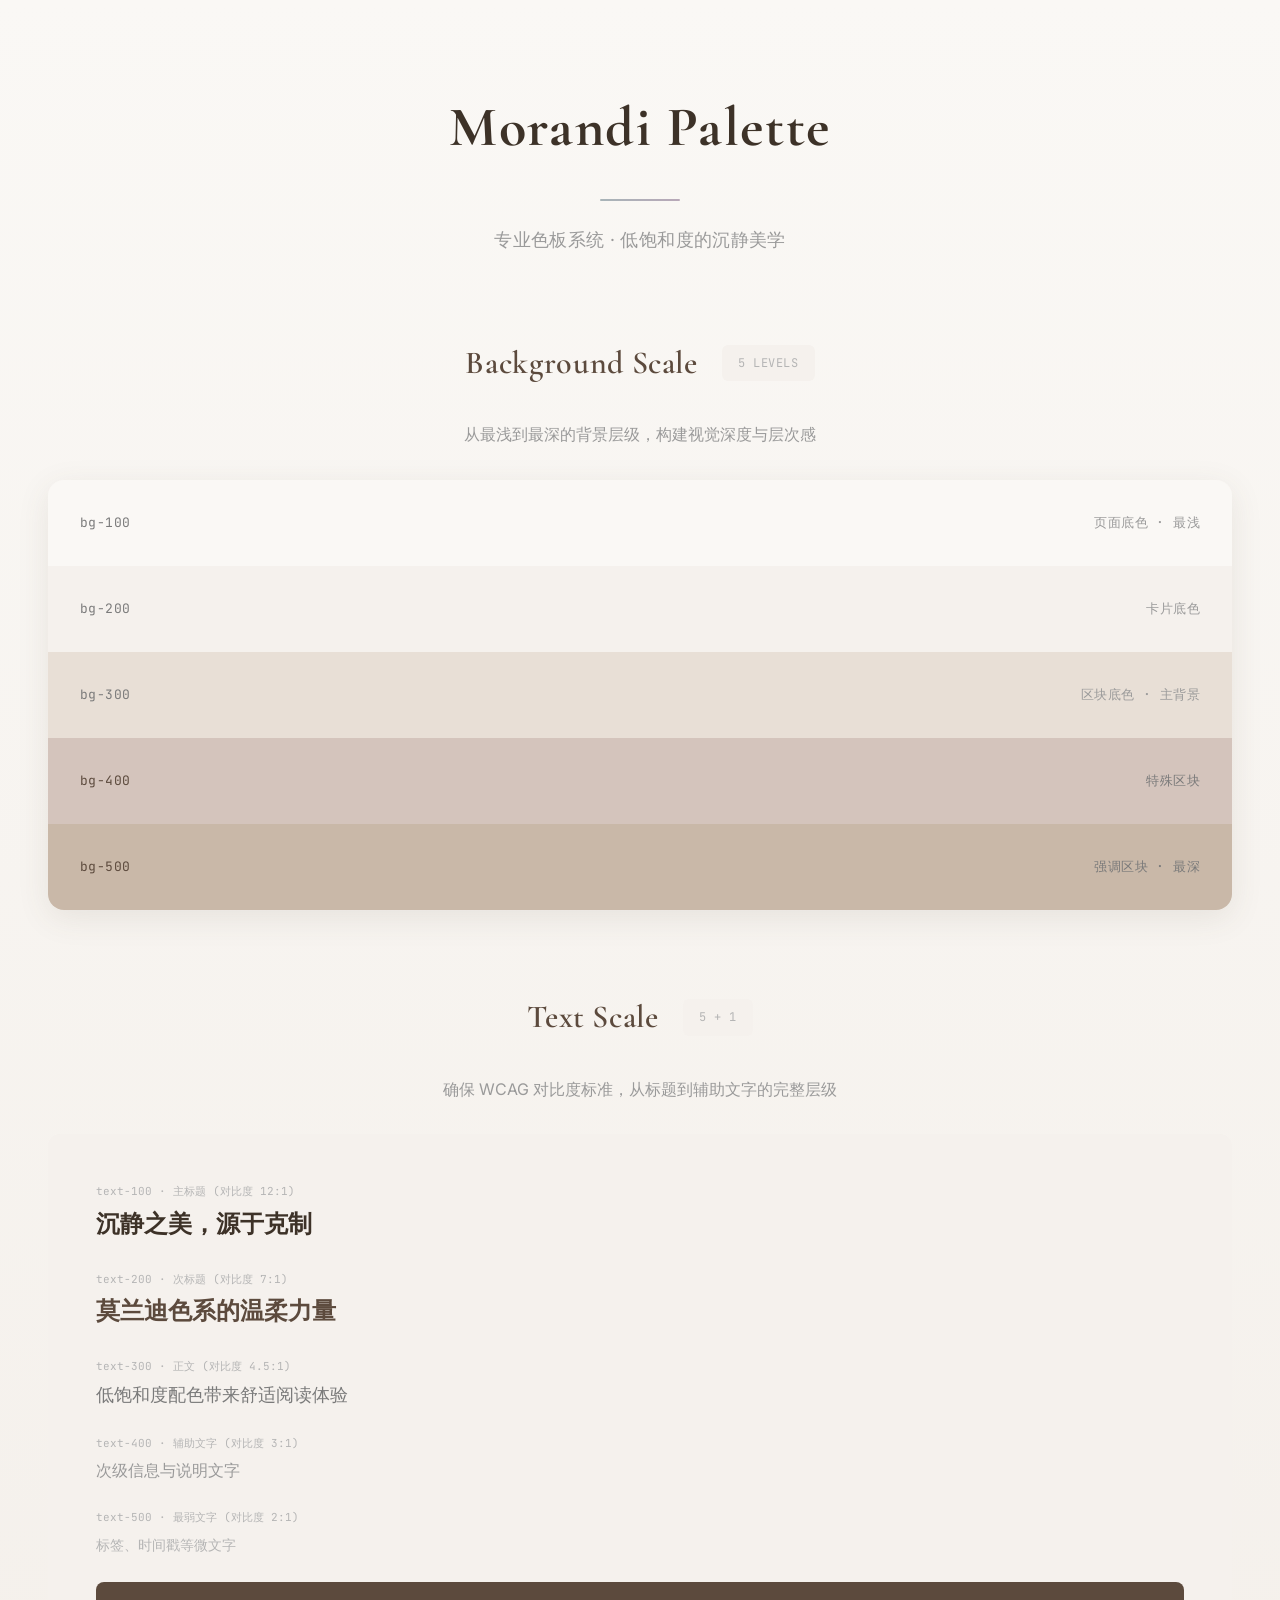
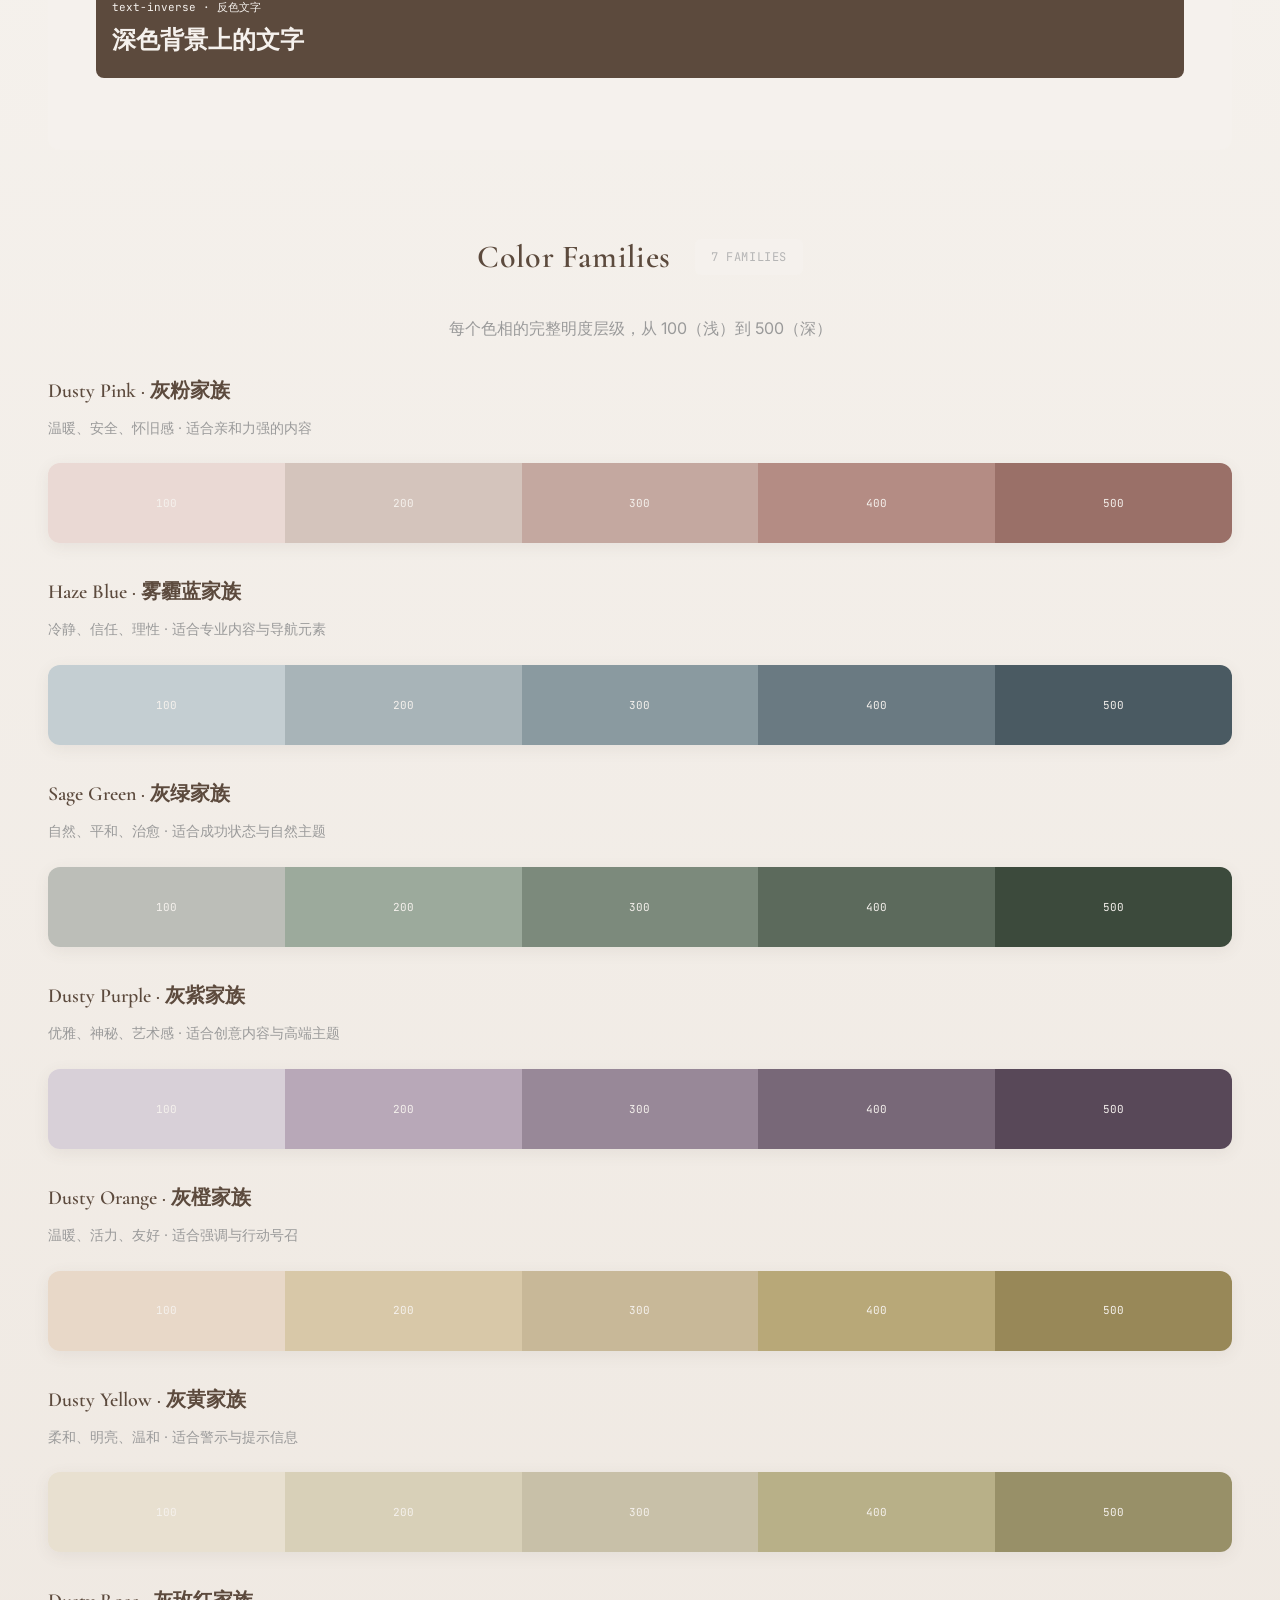
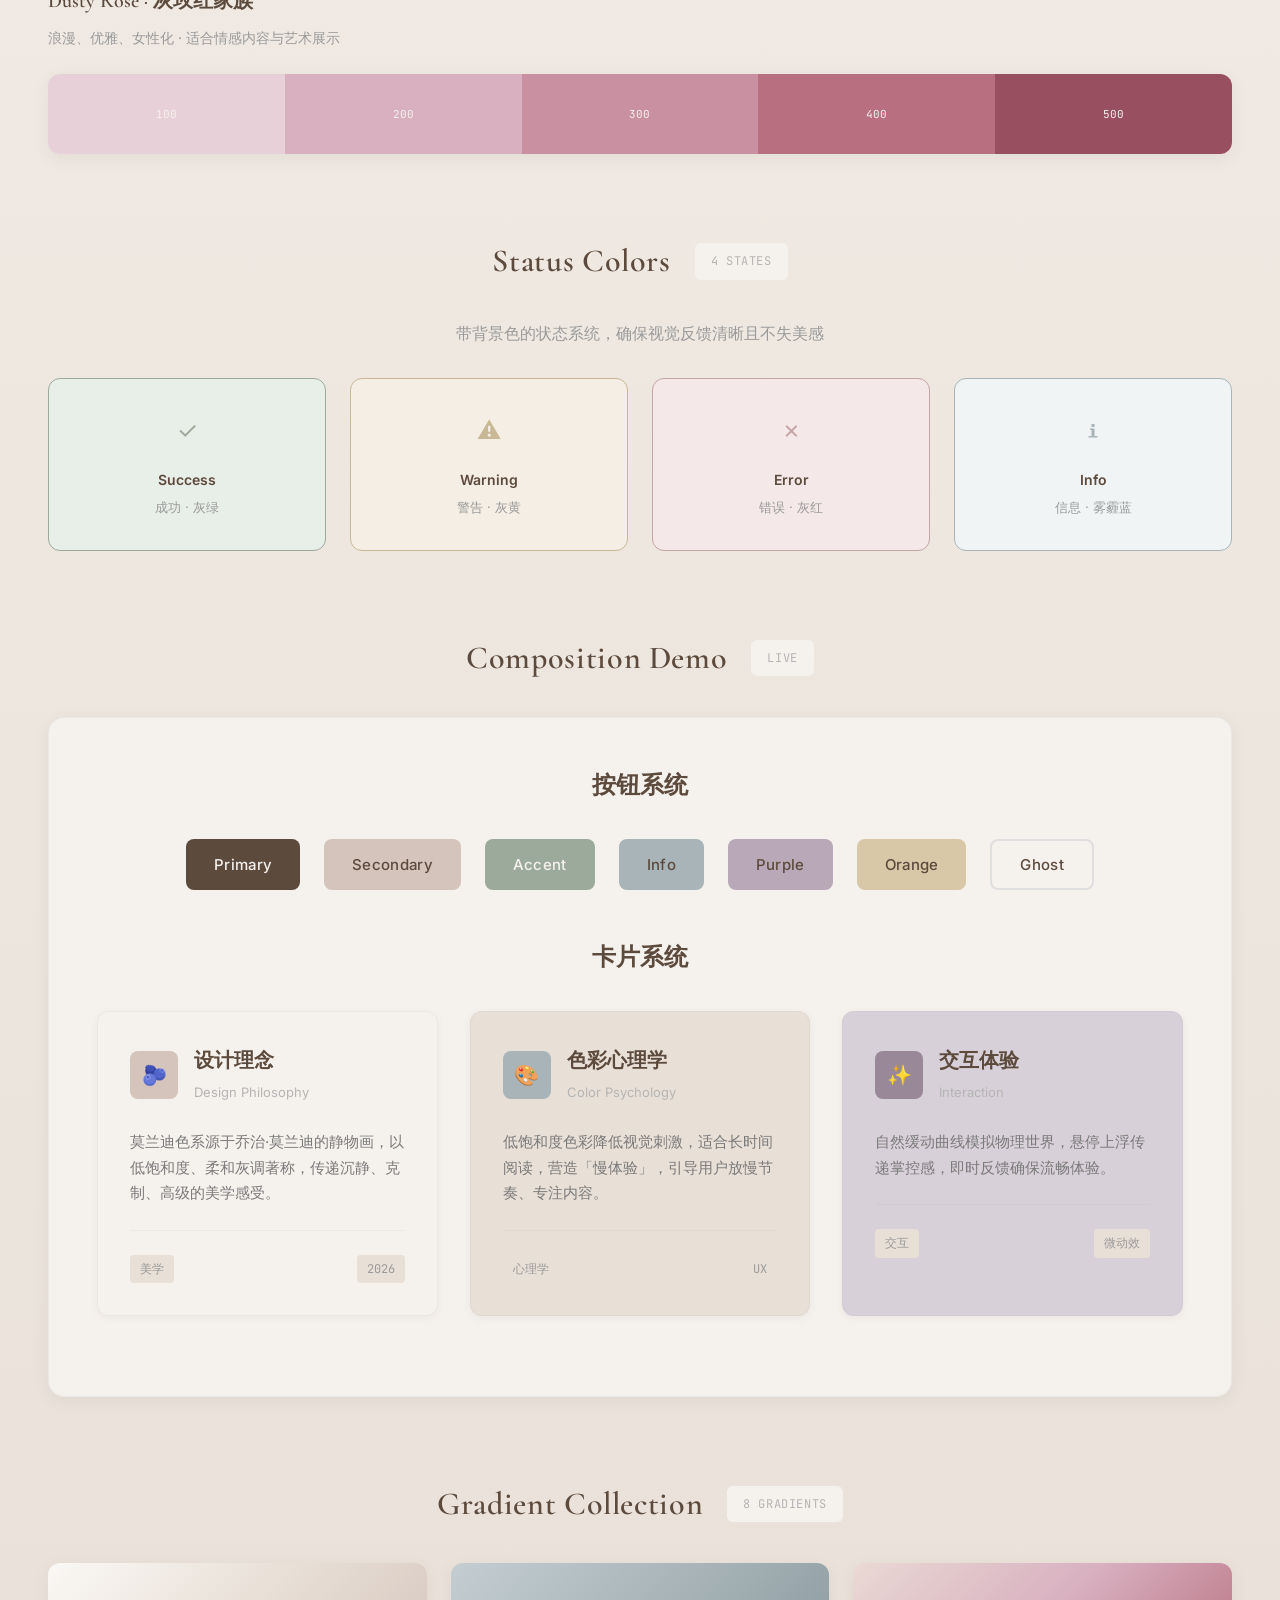
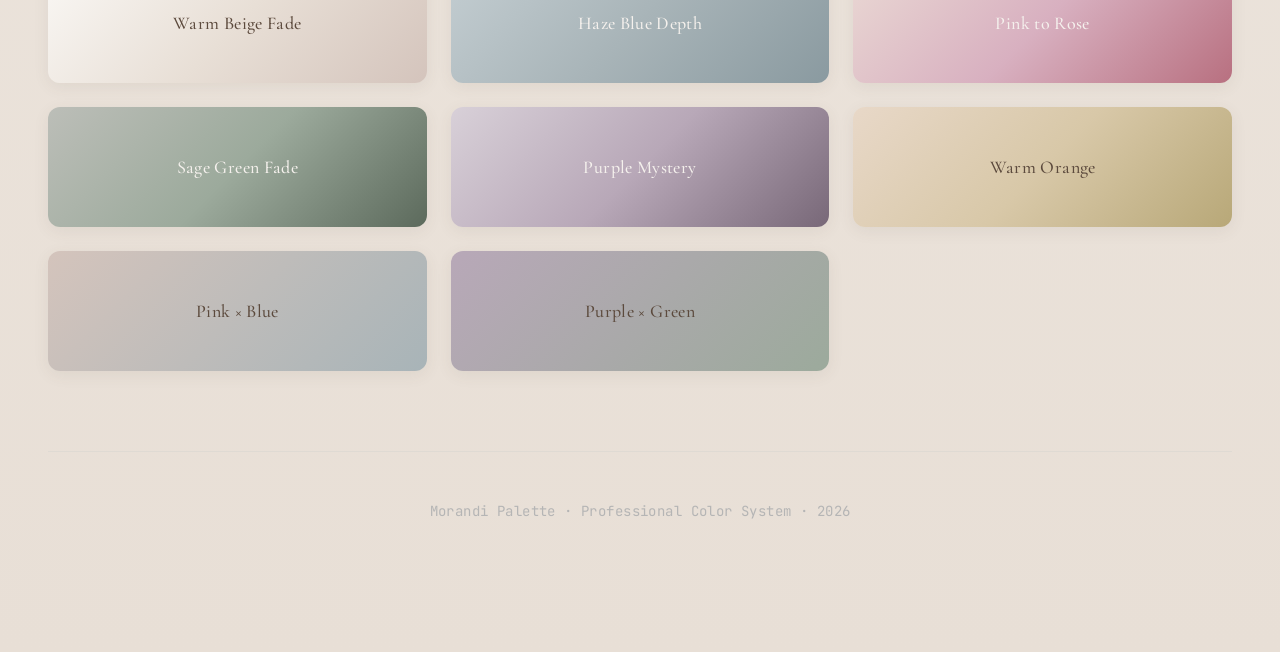
<file: color-preview.html>
<!DOCTYPE html>
<html lang="zh-CN">
<head>
  <meta charset="UTF-8">
  <meta name="viewport" content="width=device-width, initial-scale=1.0">
  <title>配色预览 - Morandi Palette Expanded</title>
  <link rel="preconnect" href="https://fonts.googleapis.com">
  <link rel="preconnect" href="https://fonts.gstatic.com" crossorigin>
  <link href="https://fonts.googleapis.com/css2?family=Cormorant+Garamond:wght@400;500;600;700&family=Inter:wght@400;500;600&family=JetBrains+Mono:wght@400&display=swap" rel="stylesheet">
  <style>
    /* ========================================
       莫兰迪专业色板系统 - 拓展版
       ======================================== */
    :root {
      /* ========== 背景色层级 (Background Scale) ========== */
      --bg-100: #FAF8F5;         /* 最浅背景 - 页面底色 */
      --bg-200: #F5F1ED;         /* 次级背景 - 卡片底色 */
      --bg-300: #E8DFD6;         /* 主背景 - 区块底色 */
      --bg-400: #D4C4BC;         /* 深背景 - 特殊区块 */
      --bg-500: #C9B8A8;         /* 最深背景 - 强调区块 */
      
      /* ========== 文字色层级 (Text Scale) ========== */
      --text-100: #3D3228;       /* 主标题 - 最高对比度 */
      --text-200: #5C4A3D;       /* 次标题 - 高对比度 */
      --text-300: #7A7A7A;       /* 正文 - 标准对比度 */
      --text-400: #9A9A9A;       /* 辅助文字 - 中对比度 */
      --text-500: #B5B5B5;       /* 最弱文字 - 低对比度 */
      --text-inverse: #F5F1ED;   /* 反色文字 - 深色背景用 */
      
      /* ========== 灰粉色系家族 (Dusty Pink Family) ========== */
      --pink-100: #EAD9D4;       /* 浅灰粉 - 柔和背景 */
      --pink-200: #D4C4BC;       /* 灰粉 - 基础色 */
      --pink-300: #C4A8A0;       /* 中灰粉 - 次级 */
      --pink-400: #B48C84;       /* 深灰粉 - 强调 */
      --pink-500: #9A7068;       /* 最深灰粉 - 重点 */
      
      /* ========== 雾霾蓝色系家族 (Haze Blue Family) ========== */
      --blue-100: #C4CED2;       /* 浅雾霾蓝 - 柔和 */
      --blue-200: #A8B4B8;       /* 雾霾蓝 - 基础色 */
      --blue-300: #8A9AA0;       /* 中雾霾蓝 - 次级 */
      --blue-400: #6A7A82;       /* 深雾霾蓝 - 强调 */
      --blue-500: #4A5A62;       /* 最深雾霾蓝 - 重点 */
      
      /* ========== 灰绿色系家族 (Sage Green Family) ========== */
      --green-100: #BCBEB8;      /* 浅灰绿 - 柔和 */
      --green-200: #9CAA9C;      /* 灰绿 - 基础色 */
      --green-300: #7C8A7C;      /* 中灰绿 - 次级 */
      --green-400: #5C6A5C;      /* 深灰绿 - 强调 */
      --green-500: #3C4A3C;      /* 最深灰绿 - 重点 */
      
      /* ========== 灰紫色系家族 (Dusty Purple Family) ========== */
      --purple-100: #D8D0D8;     /* 浅灰紫 - 柔和神秘 */
      --purple-200: #B8A8B8;     /* 灰紫 - 基础色 */
      --purple-300: #988898;     /* 中灰紫 - 次级 */
      --purple-400: #786878;     /* 深灰紫 - 强调 */
      --purple-500: #584858;     /* 最深灰紫 - 重点 */
      
      /* ========== 灰橙色系家族 (Dusty Orange Family) ========== */
      --orange-100: #E8D8C8;     /* 浅灰橙 - 柔和温暖 */
      --orange-200: #D8C8A8;     /* 灰橙 - 基础色 */
      --orange-300: #C8B898;     /* 中灰橙 - 次级 */
      --orange-400: #B8A878;     /* 深灰橙 - 强调 */
      --orange-500: #988858;     /* 最深灰橙 - 重点 */
      
      /* ========== 灰黄色系家族 (Dusty Yellow Family) ========== */
      --yellow-100: #E8E0D0;     /* 浅灰黄 - 柔和明亮 */
      --yellow-200: #D8D0B8;     /* 灰黄 - 基础色 */
      --yellow-300: #C8C0A8;     /* 中灰黄 - 次级 */
      --yellow-400: #B8B088;     /* 深灰黄 - 强调 */
      --yellow-500: #989068;     /* 最深灰黄 - 重点 */
      
      /* ========== 灰玫红色系家族 (Dusty Rose Family) ========== */
      --rose-100: #E8D0D8;       /* 浅灰玫红 - 柔和浪漫 */
      --rose-200: #D8B0C0;       /* 灰玫红 - 基础色 */
      --rose-300: #C890A0;       /* 中灰玫红 - 次级 */
      --rose-400: #B87080;       /* 深灰玫红 - 强调 */
      --rose-500: #985060;       /* 最深灰玫红 - 重点 */
      
      /* ========== 功能状态色 (Status Colors) ========== */
      --status-success: #9CAA9C;     /* 成功 - 灰绿 */
      --status-success-bg: #E8EEE8; /* 成功背景 */
      --status-warning: #C9B896;     /* 警告 - 灰黄 */
      --status-warning-bg: #F4EEE4; /* 警告背景 */
      --status-error: #C4A4A4;       /* 错误 - 灰红 */
      --status-error-bg: #F4E8E8;   /* 错误背景 */
      --status-info: #A8B4B8;        /* 信息 - 雾霾蓝 */
      --status-info-bg: #F0F4F5;    /* 信息背景 */
      
      /* ========== 边框与分隔线 (Border & Divider) ========== */
      --border-soft: rgba(168, 180, 184, 0.15);   /* 柔和边框 */
      --border-medium: rgba(168, 180, 184, 0.30); /* 中等边框 */
      --border-strong: rgba(92, 74, 61, 0.20);    /* 强边框 */
      
      /* ========== 阴影系统 (Shadow Scale) ========== */
      --shadow-xs: 0 1px 4px rgba(92, 74, 61, 0.04);
      --shadow-sm: 0 2px 8px rgba(92, 74, 61, 0.06);
      --shadow-md: 0 4px 16px rgba(92, 74, 61, 0.08);
      --shadow-lg: 0 8px 32px rgba(92, 74, 61, 0.10);
      --shadow-xl: 0 16px 48px rgba(92, 74, 61, 0.12);
      
      /* ========== 字体系统 ========== */
      --font-display: 'Cormorant Garamond', Georgia, serif;
      --font-body: 'Inter', -apple-system, sans-serif;
      --font-mono: 'JetBrains Mono', monospace;
      
      /* ========== 间距系统 (8px Grid) ========== */
      --space-xs: 8px;
      --space-sm: 16px;
      --space-md: 24px;
      --space-lg: 32px;
      --space-xl: 48px;
      --space-2xl: 64px;
      --space-3xl: 80px;
      
      /* ========== 圆角系统 ========== */
      --radius-xs: 4px;
      --radius-sm: 6px;
      --radius-md: 8px;
      --radius-lg: 12px;
      --radius-xl: 16px;
      --radius-2xl: 24px;
      
      /* ========== 过渡动画 ========== */
      --ease-smooth: cubic-bezier(0.4, 0, 0.2, 1);
      --ease-out: cubic-bezier(0.25, 0.46, 0.45, 0.94);
      --ease-spring: cubic-bezier(0.34, 1.56, 0.64, 1);
      --transition-fast: 150ms;
      --transition-base: 250ms;
      --transition-slow: 400ms;
    }
    
    /* ========== 基础样式 ========== */
    * {
      margin: 0;
      padding: 0;
      box-sizing: border-box;
    }
    
    html {
      scroll-behavior: smooth;
    }
    
    body {
      font-family: var(--font-body);
      background: linear-gradient(180deg, var(--bg-100) 0%, var(--bg-300) 100%);
      color: var(--text-300);
      line-height: 1.7;
      min-height: 100vh;
    }
    
    /* ========== 容器 ========== */
    .container {
      max-width: 1400px;
      margin: 0 auto;
      padding: var(--space-3xl) var(--space-xl);
    }
    
    /* ========== 页面标题 ========== */
    .page-header {
      text-align: center;
      margin-bottom: var(--space-3xl);
    }
    
    .page-title {
      font-family: var(--font-display);
      font-size: 56px;
      font-weight: 700;
      color: var(--text-100);
      letter-spacing: 0.03em;
      margin-bottom: var(--space-sm);
    }
    
    .page-subtitle {
      font-size: 18px;
      color: var(--text-400);
      font-weight: 400;
      letter-spacing: 0.02em;
    }
    
    .divider {
      width: 80px;
      height: 2px;
      background: linear-gradient(90deg, var(--blue-200), var(--purple-200));
      margin: var(--space-md) auto;
      border-radius: 1px;
    }
    
    /* ========== 区块标题 ========== */
    .section {
      margin-bottom: var(--space-3xl);
    }
    
    .section-header {
      display: flex;
      align-items: center;
      justify-content: center;
      gap: var(--space-md);
      margin-bottom: var(--space-lg);
    }
    
    .section-title {
      font-family: var(--font-display);
      font-size: 32px;
      font-weight: 600;
      color: var(--text-200);
      letter-spacing: 0.02em;
    }
    
    .section-badge {
      font-size: 12px;
      font-family: var(--font-mono);
      color: var(--text-500);
      background: var(--bg-200);
      padding: var(--space-xs) var(--space-sm);
      border-radius: var(--radius-sm);
      letter-spacing: 0.05em;
    }
    
    .section-desc {
      text-align: center;
      font-size: 16px;
      color: var(--text-400);
      max-width: 600px;
      margin: 0 auto var(--space-lg);
      line-height: 1.6;
    }
    
    /* ========== 色卡网格 ========== */
    .color-grid {
      display: grid;
      grid-template-columns: repeat(auto-fit, minmax(180px, 1fr));
      gap: var(--space-md);
    }
    
    .color-grid-5 {
      grid-template-columns: repeat(5, 1fr);
    }
    
    /* ========== 单个色卡 ========== */
    .color-card {
      background: var(--bg-200);
      border-radius: var(--radius-lg);
      box-shadow: var(--shadow-sm);
      overflow: hidden;
      transition: transform var(--transition-base) var(--ease-out),
                  box-shadow var(--transition-base) var(--ease-out);
    }
    
    .color-card:hover {
      transform: translateY(-4px);
      box-shadow: var(--shadow-lg);
    }
    
    .color-preview {
      height: 100px;
      display: flex;
      align-items: center;
      justify-content: center;
      position: relative;
    }
    
    .color-preview-large {
      height: 140px;
    }
    
    .color-info {
      padding: var(--space-sm);
      border-top: 1px solid var(--border-soft);
    }
    
    .color-name {
      font-family: var(--font-display);
      font-size: 16px;
      font-weight: 600;
      color: var(--text-200);
      margin-bottom: 2px;
    }
    
    .color-hex {
      font-size: 12px;
      color: var(--text-500);
      font-family: var(--font-mono);
      letter-spacing: 0.02em;
    }
    
    .color-usage {
      font-size: 11px;
      color: var(--text-400);
      margin-top: 4px;
      font-style: italic;
    }
    
    /* ========== 对比演示 ========== */
    .contrast-label {
      display: inline-block;
      padding: 6px 12px;
      border-radius: var(--radius-xs);
      font-size: 12px;
      font-weight: 500;
      font-family: var(--font-body);
    }
    
    /* ========== 色系家族展示 ========== */
    .family-strip {
      display: flex;
      border-radius: var(--radius-lg);
      overflow: hidden;
      box-shadow: var(--shadow-md);
      margin-bottom: var(--space-md);
    }
    
    .family-strip-item {
      flex: 1;
      height: 80px;
      display: flex;
      align-items: center;
      justify-content: center;
      font-family: var(--font-mono);
      font-size: 11px;
      color: var(--text-inverse);
      transition: flex var(--transition-base);
    }
    
    .family-strip-item:hover {
      flex: 1.5;
    }
    
    .family-strip-item.light-text {
      color: var(--text-100);
    }
    
    .family-name {
      font-family: var(--font-display);
      font-size: 20px;
      font-weight: 600;
      color: var(--text-200);
      margin-bottom: var(--space-xs);
    }
    
    .family-desc {
      font-size: 14px;
      color: var(--text-400);
      margin-bottom: var(--space-md);
    }
    
    /* ========== 组合展示区 ========== */
    .composition-box {
      background: var(--bg-200);
      border-radius: var(--radius-xl);
      padding: var(--space-xl);
      box-shadow: var(--shadow-md);
      border: 1px solid var(--border-soft);
    }
    
    .composition-title {
      font-family: var(--font-display);
      font-size: 24px;
      font-weight: 600;
      color: var(--text-200);
      margin-bottom: var(--space-lg);
      text-align: center;
    }
    
    /* ========== 模拟按钮 ========== */
    .btn-row {
      display: flex;
      justify-content: center;
      gap: var(--space-md);
      flex-wrap: wrap;
      margin-bottom: var(--space-lg);
    }
    
    .mock-btn {
      display: inline-block;
      padding: 14px 28px;
      border-radius: var(--radius-md);
      font-family: var(--font-body);
      font-size: 15px;
      font-weight: 500;
      cursor: pointer;
      transition: all var(--transition-fast) var(--ease-smooth);
      border: none;
      letter-spacing: 0.02em;
    }
    
    .mock-btn:hover {
      transform: translateY(-2px);
    }
    
    .mock-btn:active {
      transform: translateY(0);
    }
    
    .btn-primary {
      background: var(--text-200);
      color: var(--text-inverse);
    }
    
    .btn-primary:hover {
      background: var(--text-100);
      box-shadow: var(--shadow-md);
    }
    
    .btn-secondary {
      background: var(--pink-200);
      color: var(--text-200);
    }
    
    .btn-secondary:hover {
      background: var(--pink-300);
    }
    
    .btn-accent {
      background: var(--green-200);
      color: var(--text-inverse);
    }
    
    .btn-accent:hover {
      background: var(--green-300);
    }
    
    .btn-info {
      background: var(--blue-200);
      color: var(--text-200);
    }
    
    .btn-info:hover {
      background: var(--blue-300);
    }
    
    .btn-ghost {
      background: transparent;
      color: var(--text-200);
      border: 2px solid var(--border-medium);
    }
    
    .btn-ghost:hover {
      background: var(--bg-300);
      border-color: var(--blue-200);
    }
    
    .btn-purple {
      background: var(--purple-200);
      color: var(--text-200);
    }
    
    .btn-purple:hover {
      background: var(--purple-300);
    }
    
    .btn-orange {
      background: var(--orange-200);
      color: var(--text-200);
    }
    
    .btn-orange:hover {
      background: var(--orange-300);
    }
    
    /* ========== 模拟卡片 ========== */
    .card-row {
      display: grid;
      grid-template-columns: repeat(auto-fit, minmax(280px, 1fr));
      gap: var(--space-lg);
      margin-bottom: var(--space-lg);
    }
    
    .mock-card {
      background: var(--bg-200);
      border-radius: var(--radius-lg);
      padding: var(--space-lg);
      box-shadow: var(--shadow-sm);
      border: 1px solid var(--border-soft);
      transition: all var(--transition-base) var(--ease-out);
    }
    
    .mock-card:hover {
      box-shadow: var(--shadow-lg);
      border-color: var(--border-medium);
    }
    
    .mock-card-header {
      display: flex;
      align-items: center;
      gap: var(--space-sm);
      margin-bottom: var(--space-md);
    }
    
    .mock-card-avatar {
      width: 48px;
      height: 48px;
      border-radius: var(--radius-md);
      display: flex;
      align-items: center;
      justify-content: center;
      font-size: 20px;
    }
    
    .mock-card-title {
      font-family: var(--font-display);
      font-size: 20px;
      font-weight: 600;
      color: var(--text-200);
    }
    
    .mock-card-subtitle {
      font-size: 13px;
      color: var(--text-500);
    }
    
    .mock-card-body {
      font-size: 15px;
      color: var(--text-300);
      line-height: 1.7;
    }
    
    .mock-card-footer {
      margin-top: var(--space-md);
      padding-top: var(--space-md);
      border-top: 1px solid var(--border-soft);
      display: flex;
      justify-content: space-between;
      align-items: center;
    }
    
    .mock-card-tag {
      font-size: 12px;
      font-family: var(--font-mono);
      padding: 4px 10px;
      border-radius: var(--radius-xs);
      color: var(--text-400);
      background: var(--bg-300);
    }
    
    /* ========== 状态提示 ========== */
    .status-row {
      display: grid;
      grid-template-columns: repeat(4, 1fr);
      gap: var(--space-md);
    }
    
    .status-box {
      padding: var(--space-lg);
      border-radius: var(--radius-lg);
      display: flex;
      flex-direction: column;
      align-items: center;
      text-align: center;
    }
    
    .status-icon {
      font-size: 24px;
      margin-bottom: var(--space-sm);
    }
    
    .status-label {
      font-size: 14px;
      font-weight: 600;
      color: var(--text-200);
      margin-bottom: 4px;
    }
    
    .status-desc {
      font-size: 13px;
      color: var(--text-400);
    }
    
    /* ========== 渐变展示 ========== */
    .gradient-collection {
      display: grid;
      grid-template-columns: repeat(auto-fit, minmax(300px, 1fr));
      gap: var(--space-md);
    }
    
    .gradient-card {
      height: 120px;
      border-radius: var(--radius-lg);
      display: flex;
      align-items: center;
      justify-content: center;
      font-family: var(--font-display);
      font-size: 18px;
      font-weight: 500;
      letter-spacing: 0.02em;
      box-shadow: var(--shadow-md);
      transition: transform var(--transition-base);
    }
    
    .gradient-card:hover {
      transform: scale(1.02);
    }
    
    /* ========== 背景层级演示 ========== */
    .bg-demo-stack {
      display: flex;
      flex-direction: column;
      gap: 0;
      border-radius: var(--radius-xl);
      overflow: hidden;
      box-shadow: var(--shadow-lg);
    }
    
    .bg-demo-layer {
      padding: var(--space-lg);
      display: flex;
      align-items: center;
      justify-content: space-between;
    }
    
    .bg-demo-label {
      font-family: var(--font-mono);
      font-size: 13px;
      letter-spacing: 0.03em;
    }
    
    /* ========== 文字层级演示 ========== */
    .text-demo-box {
      background: var(--bg-200);
      padding: var(--space-xl);
      border-radius: var(--radius-lg);
    }
    
    .text-demo-item {
      margin-bottom: var(--space-md);
    }
    
    .text-demo-label {
      font-family: var(--font-mono);
      font-size: 11px;
      color: var(--text-500);
      margin-bottom: 4px;
      display: flex;
      align-items: center;
      gap: var(--space-xs);
    }
    
    .text-demo-sample {
      font-family: var(--font-display);
      font-size: 24px;
      font-weight: 600;
    }
    
    /* ========== 页脚 ========== */
    .page-footer {
      text-align: center;
      padding: var(--space-xl) 0;
      margin-top: var(--space-3xl);
      border-top: 1px solid var(--border-soft);
    }
    
    .footer-text {
      font-size: 14px;
      color: var(--text-500);
      font-family: var(--font-mono);
      letter-spacing: 0.03em;
    }
    
    /* ========== 响应式 ========== */
    @media (max-width: 1024px) {
      .color-grid-5 {
        grid-template-columns: repeat(3, 1fr);
      }
      
      .status-row {
        grid-template-columns: repeat(2, 1fr);
      }
    }
    
    @media (max-width: 768px) {
      .container {
        padding: var(--space-xl) var(--space-md);
      }
      
      .page-title {
        font-size: 36px;
      }
      
      .section-title {
        font-size: 24px;
      }
      
      .color-grid {
        grid-template-columns: repeat(2, 1fr);
        gap: var(--space-sm);
      }
      
      .color-grid-5 {
        grid-template-columns: repeat(2, 1fr);
      }
      
      .family-strip {
        flex-direction: column;
      }
      
      .family-strip-item {
        height: 60px;
      }
      
      .status-row {
        grid-template-columns: 1fr;
      }
      
      .btn-row {
        flex-direction: column;
        align-items: center;
      }
      
      .mock-btn {
        width: 100%;
        max-width: 200px;
      }
    }
    
    @media (max-width: 480px) {
      .color-grid,
      .color-grid-5 {
        grid-template-columns: 1fr;
      }
      
      .color-preview {
        height: 80px;
      }
      
      .gradient-collection {
        grid-template-columns: 1fr;
      }
    }
  </style>
</head>
<body>
  <div class="container">
    <!-- ========== 页面标题 ========== -->
    <header class="page-header">
      <h1 class="page-title">Morandi Palette</h1>
      <div class="divider"></div>
      <p class="page-subtitle">专业色板系统 · 低饱和度的沉静美学</p>
    </header>
    
    <!-- ========== 背景色层级 ========== -->
    <section class="section">
      <div class="section-header">
        <h2 class="section-title">Background Scale</h2>
        <span class="section-badge">5 LEVELS</span>
      </div>
      <p class="section-desc">从最浅到最深的背景层级，构建视觉深度与层次感</p>
      
      <div class="bg-demo-stack">
        <div class="bg-demo-layer" style="background: #FAF8F5;">
          <span class="bg-demo-label" style="color: var(--text-300);">bg-100</span>
          <span class="bg-demo-label" style="color: var(--text-400);">页面底色 · 最浅</span>
        </div>
        <div class="bg-demo-layer" style="background: #F5F1ED;">
          <span class="bg-demo-label" style="color: var(--text-300);">bg-200</span>
          <span class="bg-demo-label" style="color: var(--text-400);">卡片底色</span>
        </div>
        <div class="bg-demo-layer" style="background: #E8DFD6;">
          <span class="bg-demo-label" style="color: var(--text-300);">bg-300</span>
          <span class="bg-demo-label" style="color: var(--text-400);">区块底色 · 主背景</span>
        </div>
        <div class="bg-demo-layer" style="background: #D4C4BC;">
          <span class="bg-demo-label" style="color: var(--text-200);">bg-400</span>
          <span class="bg-demo-label" style="color: var(--text-300);">特殊区块</span>
        </div>
        <div class="bg-demo-layer" style="background: #C9B8A8;">
          <span class="bg-demo-label" style="color: var(--text-200);">bg-500</span>
          <span class="bg-demo-label" style="color: var(--text-300);">强调区块 · 最深</span>
        </div>
      </div>
    </section>
    
    <!-- ========== 文字色层级 ========== -->
    <section class="section">
      <div class="section-header">
        <h2 class="section-title">Text Scale</h2>
        <span class="section-badge">5 + 1</span>
      </div>
      <p class="section-desc">确保 WCAG 对比度标准，从标题到辅助文字的完整层级</p>
      
      <div class="text-demo-box">
        <div class="text-demo-item">
          <span class="text-demo-label">text-100 · 主标题 (对比度 12:1)</span>
          <span class="text-demo-sample" style="color: #3D3228;">沉静之美，源于克制</span>
        </div>
        <div class="text-demo-item">
          <span class="text-demo-label">text-200 · 次标题 (对比度 7:1)</span>
          <span class="text-demo-sample" style="color: #5C4A3D;">莫兰迪色系的温柔力量</span>
        </div>
        <div class="text-demo-item">
          <span class="text-demo-label">text-300 · 正文 (对比度 4.5:1)</span>
          <span class="text-demo-sample" style="color: #7A7A7A; font-weight: 400; font-size: 18px; font-family: var(--font-body);">低饱和度配色带来舒适阅读体验</span>
        </div>
        <div class="text-demo-item">
          <span class="text-demo-label">text-400 · 辅助文字 (对比度 3:1)</span>
          <span class="text-demo-sample" style="color: #9A9A9A; font-weight: 400; font-size: 16px; font-family: var(--font-body);">次级信息与说明文字</span>
        </div>
        <div class="text-demo-item">
          <span class="text-demo-label">text-500 · 最弱文字 (对比度 2:1)</span>
          <span class="text-demo-sample" style="color: #B5B5B5; font-weight: 400; font-size: 14px; font-family: var(--font-body);">标签、时间戳等微文字</span>
        </div>
        <div class="text-demo-item" style="background: var(--text-200); padding: 16px; border-radius: 8px; margin-top: 16px;">
          <span class="text-demo-label" style="color: #F5F1ED;">text-inverse · 反色文字</span>
          <span class="text-demo-sample" style="color: #F5F1ED;">深色背景上的文字</span>
        </div>
      </div>
    </section>
    
    <!-- ========== 色系家族展示 ========== -->
    <section class="section">
      <div class="section-header">
        <h2 class="section-title">Color Families</h2>
        <span class="section-badge">7 FAMILIES</span>
      </div>
      <p class="section-desc">每个色相的完整明度层级，从 100（浅）到 500（深）</p>
      
      <!-- 灰粉家族 -->
      <div style="margin-bottom: 32px;">
        <h3 class="family-name">Dusty Pink · 灰粉家族</h3>
        <p class="family-desc">温暖、安全、怀旧感 · 适合亲和力强的内容</p>
        <div class="family-strip">
          <div class="family-strip-item" style="background: #EAD9D4;"><span class="light-text">100</span></div>
          <div class="family-strip-item" style="background: #D4C4BC;"><span class="light-text">200</span></div>
          <div class="family-strip-item" style="background: #C4A8A0;"><span class="light-text">300</span></div>
          <div class="family-strip-item" style="background: #B48C84;"><span>400</span></div>
          <div class="family-strip-item" style="background: #9A7068;"><span>500</span></div>
        </div>
      </div>
      
      <!-- 雾霾蓝家族 -->
      <div style="margin-bottom: 32px;">
        <h3 class="family-name">Haze Blue · 雾霾蓝家族</h3>
        <p class="family-desc">冷静、信任、理性 · 适合专业内容与导航元素</p>
        <div class="family-strip">
          <div class="family-strip-item" style="background: #C4CED2;"><span class="light-text">100</span></div>
          <div class="family-strip-item" style="background: #A8B4B8;"><span class="light-text">200</span></div>
          <div class="family-strip-item" style="background: #8A9AA0;"><span class="light-text">300</span></div>
          <div class="family-strip-item" style="background: #6A7A82;"><span>400</span></div>
          <div class="family-strip-item" style="background: #4A5A62;"><span>500</span></div>
        </div>
      </div>
      
      <!-- 灰绿家族 -->
      <div style="margin-bottom: 32px;">
        <h3 class="family-name">Sage Green · 灰绿家族</h3>
        <p class="family-desc">自然、平和、治愈 · 适合成功状态与自然主题</p>
        <div class="family-strip">
          <div class="family-strip-item" style="background: #BCBEB8;"><span class="light-text">100</span></div>
          <div class="family-strip-item" style="background: #9CAA9C;"><span class="light-text">200</span></div>
          <div class="family-strip-item" style="background: #7C8A7C;"><span class="light-text">300</span></div>
          <div class="family-strip-item" style="background: #5C6A5C;"><span>400</span></div>
          <div class="family-strip-item" style="background: #3C4A3C;"><span>500</span></div>
        </div>
      </div>
      
      <!-- 灰紫家族 -->
      <div style="margin-bottom: 32px;">
        <h3 class="family-name">Dusty Purple · 灰紫家族</h3>
        <p class="family-desc">优雅、神秘、艺术感 · 适合创意内容与高端主题</p>
        <div class="family-strip">
          <div class="family-strip-item" style="background: #D8D0D8;"><span class="light-text">100</span></div>
          <div class="family-strip-item" style="background: #B8A8B8;"><span class="light-text">200</span></div>
          <div class="family-strip-item" style="background: #988898;"><span class="light-text">300</span></div>
          <div class="family-strip-item" style="background: #786878;"><span>400</span></div>
          <div class="family-strip-item" style="background: #584858;"><span>500</span></div>
        </div>
      </div>
      
      <!-- 灰橙家族 -->
      <div style="margin-bottom: 32px;">
        <h3 class="family-name">Dusty Orange · 灰橙家族</h3>
        <p class="family-desc">温暖、活力、友好 · 适合强调与行动号召</p>
        <div class="family-strip">
          <div class="family-strip-item" style="background: #E8D8C8;"><span class="light-text">100</span></div>
          <div class="family-strip-item" style="background: #D8C8A8;"><span class="light-text">200</span></div>
          <div class="family-strip-item" style="background: #C8B898;"><span class="light-text">300</span></div>
          <div class="family-strip-item" style="background: #B8A878;"><span class="light-text">400</span></div>
          <div class="family-strip-item" style="background: #988858;"><span>500</span></div>
        </div>
      </div>
      
      <!-- 灰黄家族 -->
      <div style="margin-bottom: 32px;">
        <h3 class="family-name">Dusty Yellow · 灰黄家族</h3>
        <p class="family-desc">柔和、明亮、温和 · 适合警示与提示信息</p>
        <div class="family-strip">
          <div class="family-strip-item" style="background: #E8E0D0;"><span class="light-text">100</span></div>
          <div class="family-strip-item" style="background: #D8D0B8;"><span class="light-text">200</span></div>
          <div class="family-strip-item" style="background: #C8C0A8;"><span class="light-text">300</span></div>
          <div class="family-strip-item" style="background: #B8B088;"><span class="light-text">400</span></div>
          <div class="family-strip-item" style="background: #989068;"><span>500</span></div>
        </div>
      </div>
      
      <!-- 灰玫红家族 -->
      <div style="margin-bottom: 32px;">
        <h3 class="family-name">Dusty Rose · 灰玫红家族</h3>
        <p class="family-desc">浪漫、优雅、女性化 · 适合情感内容与艺术展示</p>
        <div class="family-strip">
          <div class="family-strip-item" style="background: #E8D0D8;"><span class="light-text">100</span></div>
          <div class="family-strip-item" style="background: #D8B0C0;"><span class="light-text">200</span></div>
          <div class="family-strip-item" style="background: #C890A0;"><span class="light-text">300</span></div>
          <div class="family-strip-item" style="background: #B87080;"><span>400</span></div>
          <div class="family-strip-item" style="background: #985060;"><span>500</span></div>
        </div>
      </div>
    </section>
    
    <!-- ========== 功能状态色 ========== -->
    <section class="section">
      <div class="section-header">
        <h2 class="section-title">Status Colors</h2>
        <span class="section-badge">4 STATES</span>
      </div>
      <p class="section-desc">带背景色的状态系统，确保视觉反馈清晰且不失美感</p>
      
      <div class="status-row">
        <div class="status-box" style="background: var(--status-success-bg); border: 1px solid var(--status-success);">
          <span class="status-icon" style="color: var(--status-success);">✓</span>
          <span class="status-label">Success</span>
          <span class="status-desc">成功 · 灰绿</span>
        </div>
        <div class="status-box" style="background: var(--status-warning-bg); border: 1px solid var(--status-warning);">
          <span class="status-icon" style="color: var(--status-warning);">⚠</span>
          <span class="status-label">Warning</span>
          <span class="status-desc">警告 · 灰黄</span>
        </div>
        <div class="status-box" style="background: var(--status-error-bg); border: 1px solid var(--status-error);">
          <span class="status-icon" style="color: var(--status-error);">✗</span>
          <span class="status-label">Error</span>
          <span class="status-desc">错误 · 灰红</span>
        </div>
        <div class="status-box" style="background: var(--status-info-bg); border: 1px solid var(--status-info);">
          <span class="status-icon" style="color: var(--status-info);">ℹ</span>
          <span class="status-label">Info</span>
          <span class="status-desc">信息 · 雾霾蓝</span>
        </div>
      </div>
    </section>
    
    <!-- ========== 组合展示 ========== -->
    <section class="section">
      <div class="section-header">
        <h2 class="section-title">Composition Demo</h2>
        <span class="section-badge">LIVE</span>
      </div>
      
      <div class="composition-box">
        <h3 class="composition-title">按钮系统</h3>
        <div class="btn-row">
          <button class="mock-btn btn-primary">Primary</button>
          <button class="mock-btn btn-secondary">Secondary</button>
          <button class="mock-btn btn-accent">Accent</button>
          <button class="mock-btn btn-info">Info</button>
          <button class="mock-btn btn-purple">Purple</button>
          <button class="mock-btn btn-orange">Orange</button>
          <button class="mock-btn btn-ghost">Ghost</button>
        </div>
        
        <h3 class="composition-title" style="margin-top: 48px;">卡片系统</h3>
        <div class="card-row">
          <div class="mock-card">
            <div class="mock-card-header">
              <div class="mock-card-avatar" style="background: var(--pink-200);">🫐</div>
              <div>
                <h4 class="mock-card-title">设计理念</h4>
                <span class="mock-card-subtitle">Design Philosophy</span>
              </div>
            </div>
            <p class="mock-card-body">莫兰迪色系源于乔治·莫兰迪的静物画，以低饱和度、柔和灰调著称，传递沉静、克制、高级的美学感受。</p>
            <div class="mock-card-footer">
              <span class="mock-card-tag">美学</span>
              <span class="mock-card-tag">2026</span>
            </div>
          </div>
          
          <div class="mock-card" style="background: var(--bg-300);">
            <div class="mock-card-header">
              <div class="mock-card-avatar" style="background: var(--blue-200);">🎨</div>
              <div>
                <h4 class="mock-card-title">色彩心理学</h4>
                <span class="mock-card-subtitle">Color Psychology</span>
              </div>
            </div>
            <p class="mock-card-body">低饱和度色彩降低视觉刺激，适合长时间阅读，营造「慢体验」，引导用户放慢节奏、专注内容。</p>
            <div class="mock-card-footer">
              <span class="mock-card-tag">心理学</span>
              <span class="mock-card-tag">UX</span>
            </div>
          </div>
          
          <div class="mock-card" style="background: var(--purple-100);">
            <div class="mock-card-header">
              <div class="mock-card-avatar" style="background: var(--purple-300);">✨</div>
              <div>
                <h4 class="mock-card-title">交互体验</h4>
                <span class="mock-card-subtitle">Interaction</span>
              </div>
            </div>
            <p class="mock-card-body">自然缓动曲线模拟物理世界，悬停上浮传递掌控感，即时反馈确保流畅体验。</p>
            <div class="mock-card-footer">
              <span class="mock-card-tag">交互</span>
              <span class="mock-card-tag">微动效</span>
            </div>
          </div>
        </div>
      </div>
    </section>
    
    <!-- ========== 渐变展示 ========== -->
    <section class="section">
      <div class="section-header">
        <h2 class="section-title">Gradient Collection</h2>
        <span class="section-badge">8 GRADIENTS</span>
      </div>
      
      <div class="gradient-collection">
        <div class="gradient-card" style="background: linear-gradient(135deg, #FAF8F5 0%, #E8DFD6 50%, #D4C4BC 100%); color: var(--text-200);">
          Warm Beige Fade
        </div>
        <div class="gradient-card" style="background: linear-gradient(135deg, #C4CED2 0%, #A8B4B8 50%, #8A9AA0 100%); color: var(--text-inverse);">
          Haze Blue Depth
        </div>
        <div class="gradient-card" style="background: linear-gradient(135deg, #EAD9D4 0%, #D8B0C0 50%, #B87080 100%); color: var(--text-inverse);">
          Pink to Rose
        </div>
        <div class="gradient-card" style="background: linear-gradient(135deg, #BCBEB8 0%, #9CAA9C 50%, #5C6A5C 100%); color: var(--text-inverse);">
          Sage Green Fade
        </div>
        <div class="gradient-card" style="background: linear-gradient(135deg, #D8D0D8 0%, #B8A8B8 50%, #786878 100%); color: var(--text-inverse);">
          Purple Mystery
        </div>
        <div class="gradient-card" style="background: linear-gradient(135deg, #E8D8C8 0%, #D8C8A8 50%, #B8A878 100%); color: var(--text-200);">
          Warm Orange
        </div>
        <div class="gradient-card" style="background: linear-gradient(135deg, var(--pink-200) 0%, var(--blue-200) 100%); color: var(--text-200);">
          Pink × Blue
        </div>
        <div class="gradient-card" style="background: linear-gradient(135deg, var(--purple-200) 0%, var(--green-200) 100%); color: var(--text-200);">
          Purple × Green
        </div>
      </div>
    </section>
    
    <!-- ========== 页脚 ========== -->
    <footer class="page-footer">
      <p class="footer-text">Morandi Palette · Professional Color System · 2026</p>
    </footer>
  </div>
</body>
</html>
</file>
